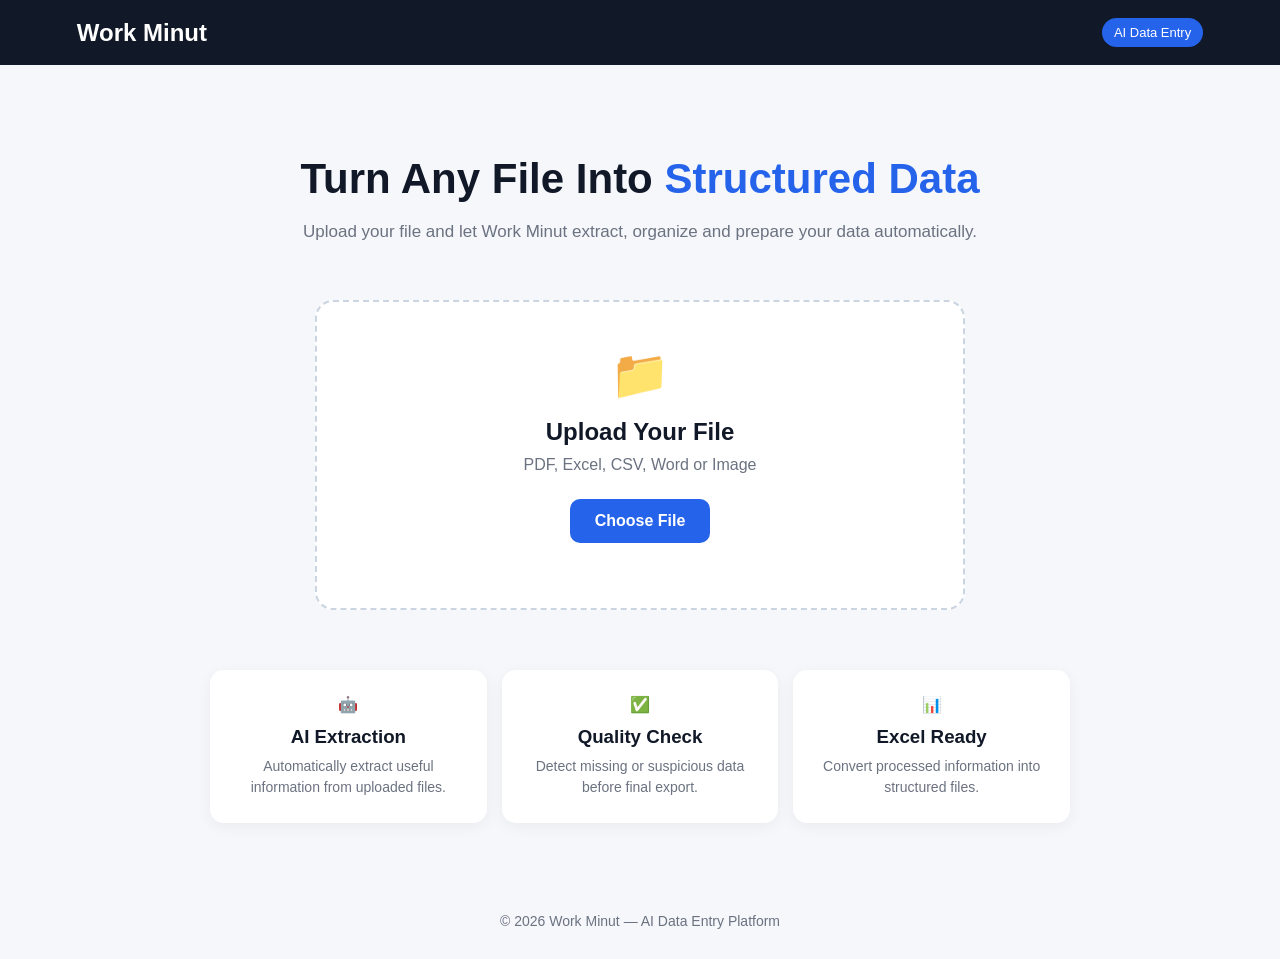
<file: index.html>
<!DOCTYPE html>
<html lang="en">
<head>
  <meta charset="UTF-8">
  <meta name="viewport" content="width=device-width, initial-scale=1.0">

  <title>Work Minut | AI Data Entry</title>

  <style>
    * {
      box-sizing: border-box;
      margin: 0;
      padding: 0;
      font-family: Arial, sans-serif;
    }

    body {
      background: #f5f7fb;
      color: #111827;
      min-height: 100vh;
    }

    header {
      background: #111827;
      color: white;
      padding: 18px 6%;
      display: flex;
      justify-content: space-between;
      align-items: center;
    }

    .logo {
      font-size: 24px;
      font-weight: bold;
    }

    .badge {
      font-size: 13px;
      background: #2563eb;
      padding: 7px 12px;
      border-radius: 20px;
    }

    .hero {
      max-width: 900px;
      margin: 70px auto 30px;
      padding: 20px;
      text-align: center;
    }

    .hero h1 {
      font-size: 42px;
      margin-bottom: 15px;
    }

    .hero h1 span {
      color: #2563eb;
    }

    .hero p {
      color: #6b7280;
      font-size: 17px;
      line-height: 1.6;
    }

    .upload-box {
      max-width: 650px;
      margin: 35px auto;
      background: white;
      border: 2px dashed #cbd5e1;
      border-radius: 18px;
      padding: 45px 25px;
      text-align: center;
    }

    .upload-icon {
      font-size: 48px;
      margin-bottom: 15px;
    }

    .upload-box h2 {
      margin-bottom: 10px;
    }

    .upload-box p {
      color: #6b7280;
      margin-bottom: 25px;
    }

    .upload-btn {
      display: inline-block;
      background: #2563eb;
      color: white;
      padding: 13px 25px;
      border-radius: 10px;
      cursor: pointer;
      font-weight: bold;
    }

    .upload-btn:hover {
      background: #1d4ed8;
    }

    #fileInput {
      display: none;
    }

    #fileName {
      margin-top: 20px;
      color: #2563eb;
      font-weight: bold;
    }

    .features {
      max-width: 900px;
      margin: 40px auto;
      padding: 20px;
      display: grid;
      grid-template-columns: repeat(3, 1fr);
      gap: 15px;
    }

    .feature {
      background: white;
      padding: 25px;
      border-radius: 14px;
      text-align: center;
      box-shadow: 0 4px 15px rgba(0,0,0,0.05);
    }

    .feature h3 {
      margin: 12px 0 8px;
    }

    .feature p {
      color: #6b7280;
      font-size: 14px;
      line-height: 1.5;
    }

    footer {
      text-align: center;
      padding: 30px;
      color: #6b7280;
      font-size: 14px;
    }

    @media (max-width: 650px) {
      .hero h1 {
        font-size: 32px;
      }

      .features {
        grid-template-columns: 1fr;
      }
    }
  </style>
</head>

<body>

  <header>
    <div class="logo">Work Minut</div>
    <div class="badge">AI Data Entry</div>
  </header>

  <section class="hero">
    <h1>Turn Any File Into <span>Structured Data</span></h1>

    <p>
      Upload your file and let Work Minut extract,
      organize and prepare your data automatically.
    </p>
  </section>

  <section class="upload-box">

    <div class="upload-icon">📁</div>

    <h2>Upload Your File</h2>

    <p>
      PDF, Excel, CSV, Word or Image
    </p>

    <label for="fileInput" class="upload-btn">
      Choose File
    </label>

    <input
      type="file"
      id="fileInput"
      accept=".pdf,.xlsx,.xls,.csv,.doc,.docx,.jpg,.jpeg,.png"
    >

    <div id="fileName"></div>

  </section>

  <section class="features">

    <div class="feature">
      <div>🤖</div>
      <h3>AI Extraction</h3>
      <p>Automatically extract useful information from uploaded files.</p>
    </div>

    <div class="feature">
      <div>✅</div>
      <h3>Quality Check</h3>
      <p>Detect missing or suspicious data before final export.</p>
    </div>

    <div class="feature">
      <div>📊</div>
      <h3>Excel Ready</h3>
      <p>Convert processed information into structured files.</p>
    </div>

  </section>

  <footer>
    © 2026 Work Minut — AI Data Entry Platform
  </footer>

  <script>
    const fileInput = document.getElementById("fileInput");
    const fileName = document.getElementById("fileName");

    fileInput.addEventListener("change", function () {
      if (this.files.length > 0) {
        fileName.textContent = "Selected: " + this.files[0].name;
      }
    });
  </script>

</body>
</html>
</file>
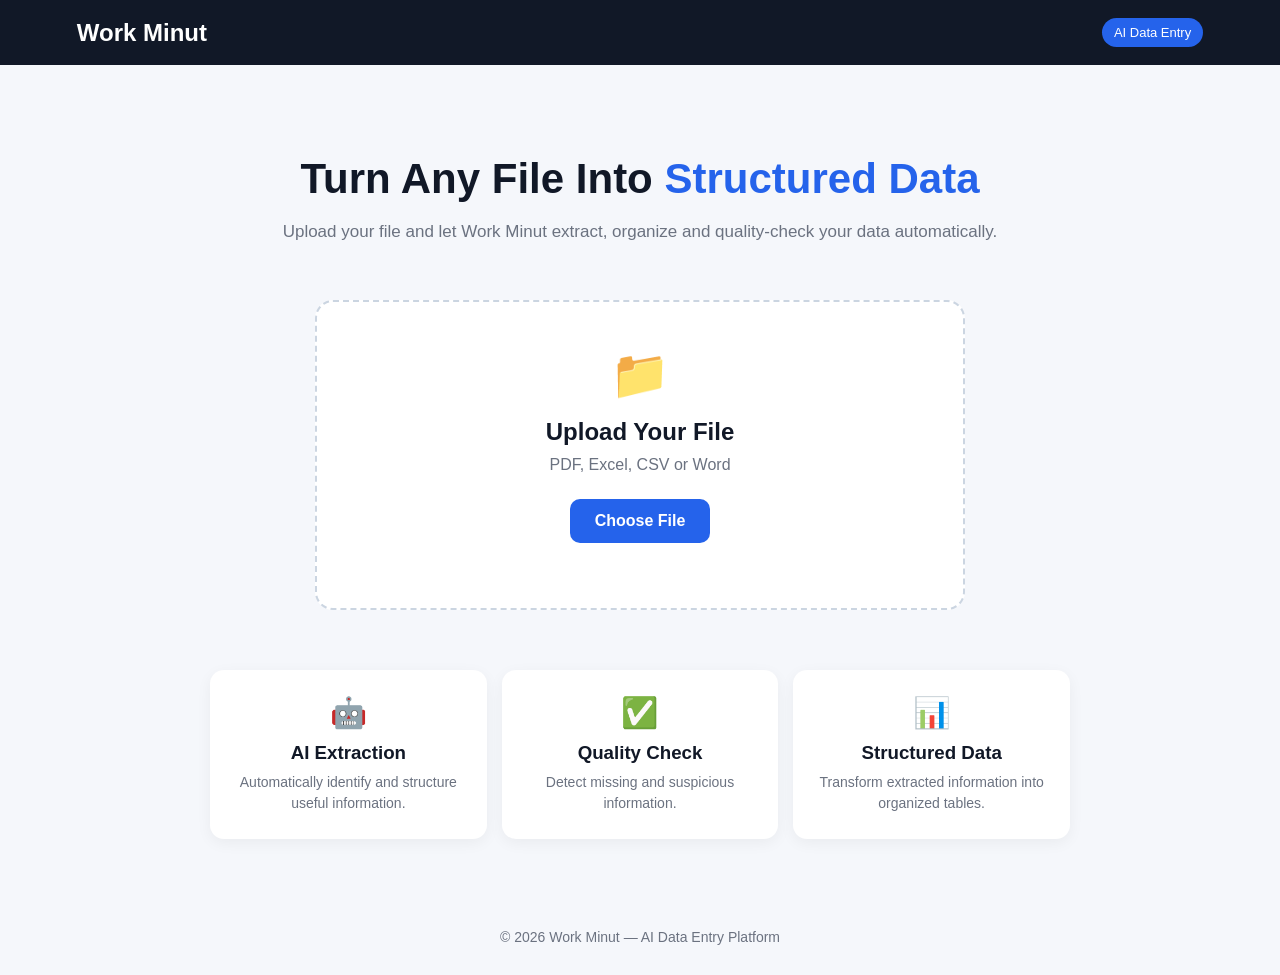
<file: frontend/index.html>
<!DOCTYPE html>
<html lang="en">

<head>

  <meta charset="UTF-8">

  <meta
    name="viewport"
    content="width=device-width, initial-scale=1.0"
  >

  <title>
    Work Minut | AI Data Entry
  </title>

  <link
    rel="stylesheet"
    href="style.css"
  >

</head>

<body>


<header>

  <div class="logo">
    Work Minut
  </div>

  <div class="badge">
    AI Data Entry
  </div>

</header>


<section class="hero">

  <h1>
    Turn Any File Into
    <span>Structured Data</span>
  </h1>

  <p>
    Upload your file and let Work Minut
    extract, organize and quality-check
    your data automatically.
  </p>

</section>


<section class="upload-box">

  <div class="upload-icon">
    📁
  </div>

  <h2>
    Upload Your File
  </h2>

  <p>
    PDF, Excel, CSV or Word
  </p>


  <label
    for="fileInput"
    class="upload-btn"
  >
    Choose File
  </label>


  <input
    type="file"
    id="fileInput"
    accept=".pdf,.xlsx,.xls,.csv,.doc,.docx"
  >


  <div id="fileName"></div>

</section>


<section
  id="resultBox"
  class="result-box"
>

  <div class="result-header">

    <h2>
      Processed Data
    </h2>

    <span id="statusText">
      Waiting...
    </span>

  </div>


  <div id="aiStatus"></div>

  <div id="qualityBox"></div>

  <div id="resultContent"></div>

</section>


<section class="features">


  <div class="feature">

    <div class="feature-icon">
      🤖
    </div>

    <h3>
      AI Extraction
    </h3>

    <p>
      Automatically identify and
      structure useful information.
    </p>

  </div>


  <div class="feature">

    <div class="feature-icon">
      ✅
    </div>

    <h3>
      Quality Check
    </h3>

    <p>
      Detect missing and suspicious
      information.
    </p>

  </div>


  <div class="feature">

    <div class="feature-icon">
      📊
    </div>

    <h3>
      Structured Data
    </h3>

    <p>
      Transform extracted information
      into organized tables.
    </p>

  </div>


</section>


<footer>

  © 2026 Work Minut —
  AI Data Entry Platform

</footer>


<script src="script.js"></script>

</body>

</html>
</file>
<file: frontend/style.css>
* {
  box-sizing: border-box;
  margin: 0;
  padding: 0;
}


body {
  font-family: Arial, sans-serif;
  background: #f5f7fb;
  color: #111827;
  min-height: 100vh;
}


header {
  background: #111827;
  color: white;

  padding: 18px 6%;

  display: flex;
  justify-content: space-between;
  align-items: center;
}


.logo {
  font-size: 24px;
  font-weight: 700;
}


.badge {
  background: #2563eb;

  padding: 7px 12px;

  border-radius: 20px;

  font-size: 13px;
}


.hero {
  max-width: 900px;

  margin: 70px auto 30px;

  padding: 20px;

  text-align: center;
}


.hero h1 {
  font-size: 42px;
  margin-bottom: 15px;
}


.hero h1 span {
  color: #2563eb;
}


.hero p {
  color: #6b7280;

  font-size: 17px;

  line-height: 1.6;
}


.upload-box {
  max-width: 650px;

  margin: 35px auto;

  background: white;

  border: 2px dashed #cbd5e1;

  border-radius: 18px;

  padding: 45px 25px;

  text-align: center;
}


.upload-icon {
  font-size: 48px;

  margin-bottom: 15px;
}


.upload-box h2 {
  margin-bottom: 10px;
}


.upload-box p {
  color: #6b7280;

  margin-bottom: 25px;
}


.upload-btn {
  display: inline-block;

  background: #2563eb;

  color: white;

  padding: 13px 25px;

  border-radius: 10px;

  cursor: pointer;

  font-weight: 700;
}


#fileInput {
  display: none;
}


#fileName {
  margin-top: 20px;

  color: #2563eb;

  font-weight: 700;
}


.result-box {
  max-width: 1000px;

  margin: 30px auto;

  padding: 25px;

  background: white;

  border-radius: 18px;

  box-shadow:
    0 4px 20px
    rgba(0, 0, 0, 0.06);

  display: none;
}


.result-header {
  display: flex;

  justify-content: space-between;

  align-items: center;

  margin-bottom: 20px;

  gap: 15px;
}


#statusText {
  font-size: 14px;

  color: #2563eb;
}


.ai-status {
  padding: 14px;

  border-radius: 10px;

  margin-bottom: 15px;

  background: #eff6ff;

  color: #1d4ed8;
}


.ai-disabled {
  background: #fff7ed;

  color: #c2410c;
}


.quality-box {
  padding: 15px;

  border-radius: 10px;

  margin-bottom: 20px;
}


.quality-pass {
  background: #ecfdf5;

  color: #047857;

  border: 1px solid #a7f3d0;
}


.quality-warning {
  background: #fff7ed;

  color: #c2410c;

  border: 1px solid #fed7aa;
}


.quality-box ul {
  margin-top: 10px;

  padding-left: 20px;
}


.table-wrapper {
  overflow-x: auto;
}


.result-table {
  width: 100%;

  border-collapse: collapse;

  min-width: 500px;
}


.result-table th,
.result-table td {
  padding: 12px;

  border-bottom:
    1px solid #e5e7eb;

  text-align: left;
}


.result-table th {
  background: #f8fafc;
}


.features {
  max-width: 900px;

  margin: 40px auto;

  padding: 20px;

  display: grid;

  grid-template-columns:
    repeat(3, 1fr);

  gap: 15px;
}


.feature {
  background: white;

  padding: 25px;

  border-radius: 14px;

  text-align: center;

  box-shadow:
    0 4px 15px
    rgba(0, 0, 0, 0.05);
}


.feature-icon {
  font-size: 30px;
}


.feature h3 {
  margin: 12px 0 8px;
}


.feature p {
  color: #6b7280;

  font-size: 14px;

  line-height: 1.5;
}


.error-message {
  color: #dc2626;

  padding: 15px;

  background: #fef2f2;

  border-radius: 10px;
}


footer {
  text-align: center;

  padding: 30px;

  color: #6b7280;

  font-size: 14px;
}


@media (max-width: 650px) {

  .hero h1 {
    font-size: 32px;
  }

  .features {
    grid-template-columns: 1fr;
  }

  .result-header {
    flex-direction: column;

    align-items: flex-start;
  }

}
</file>
